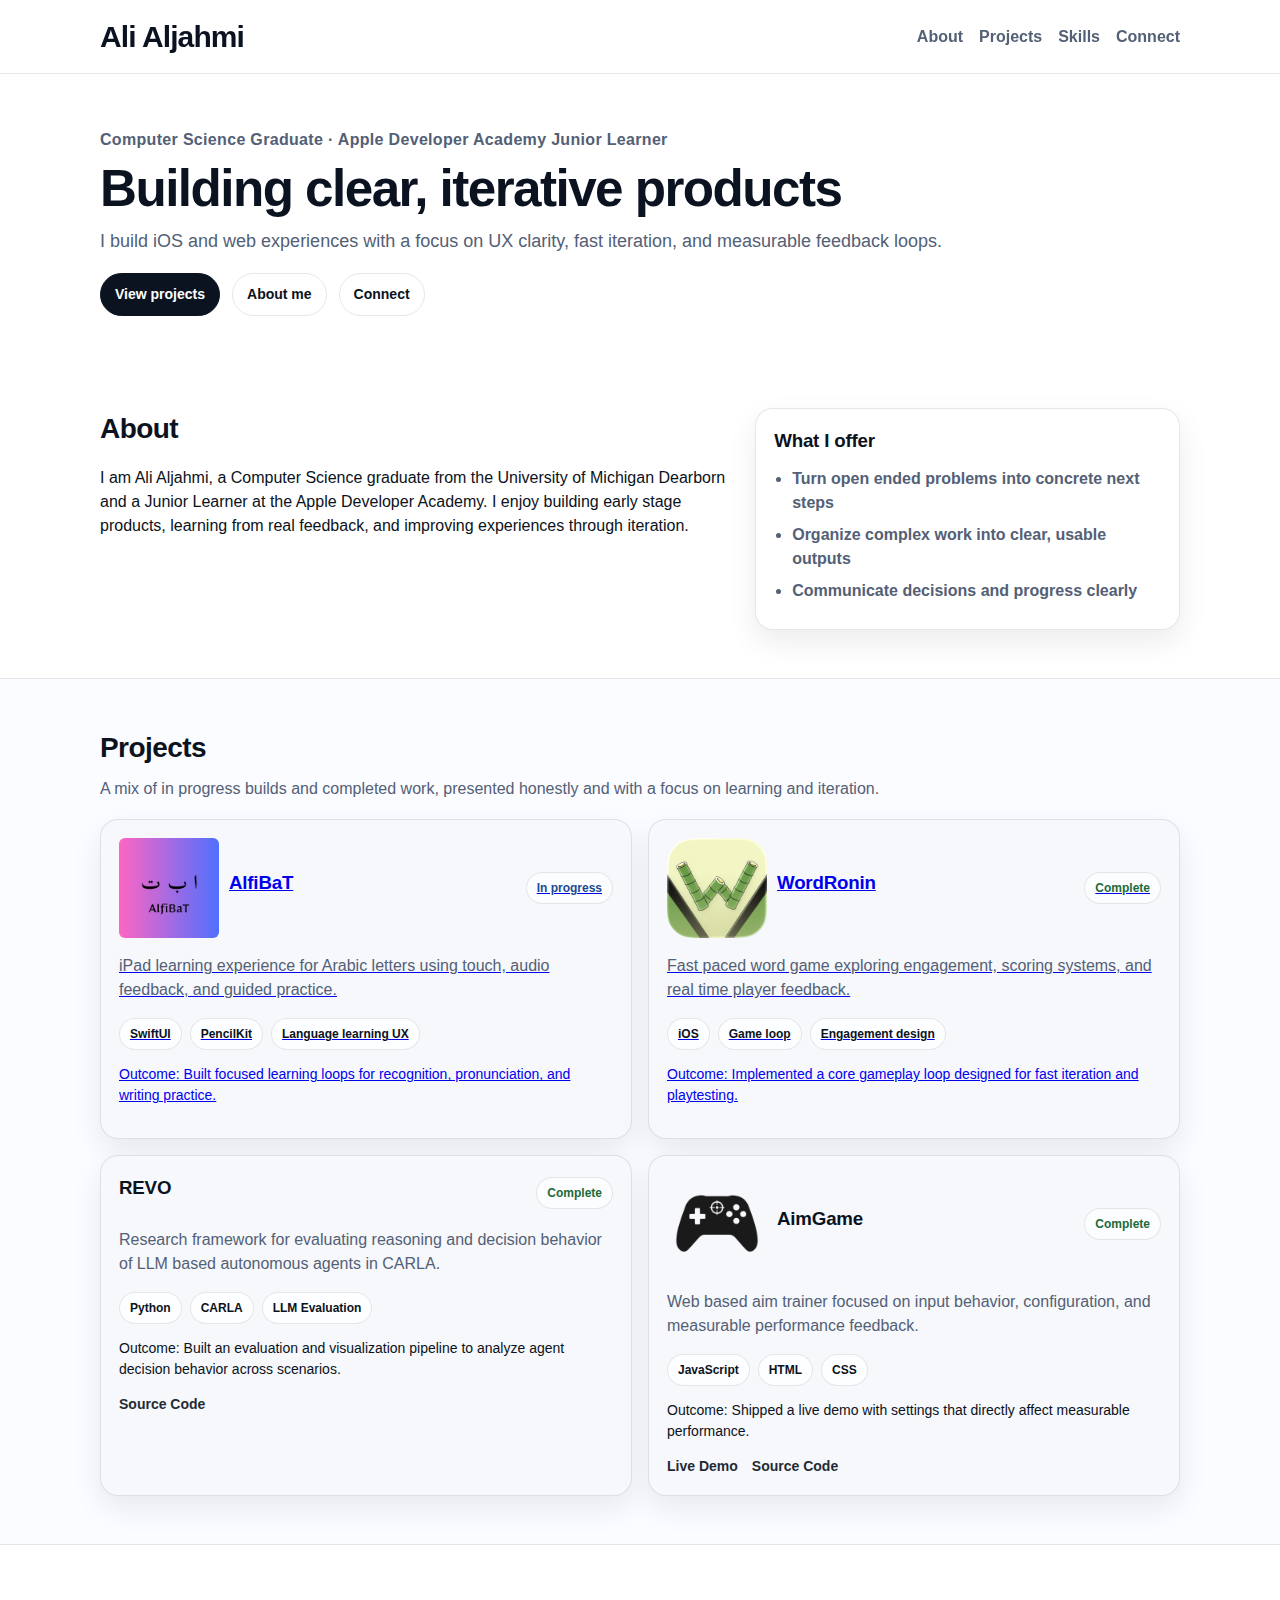
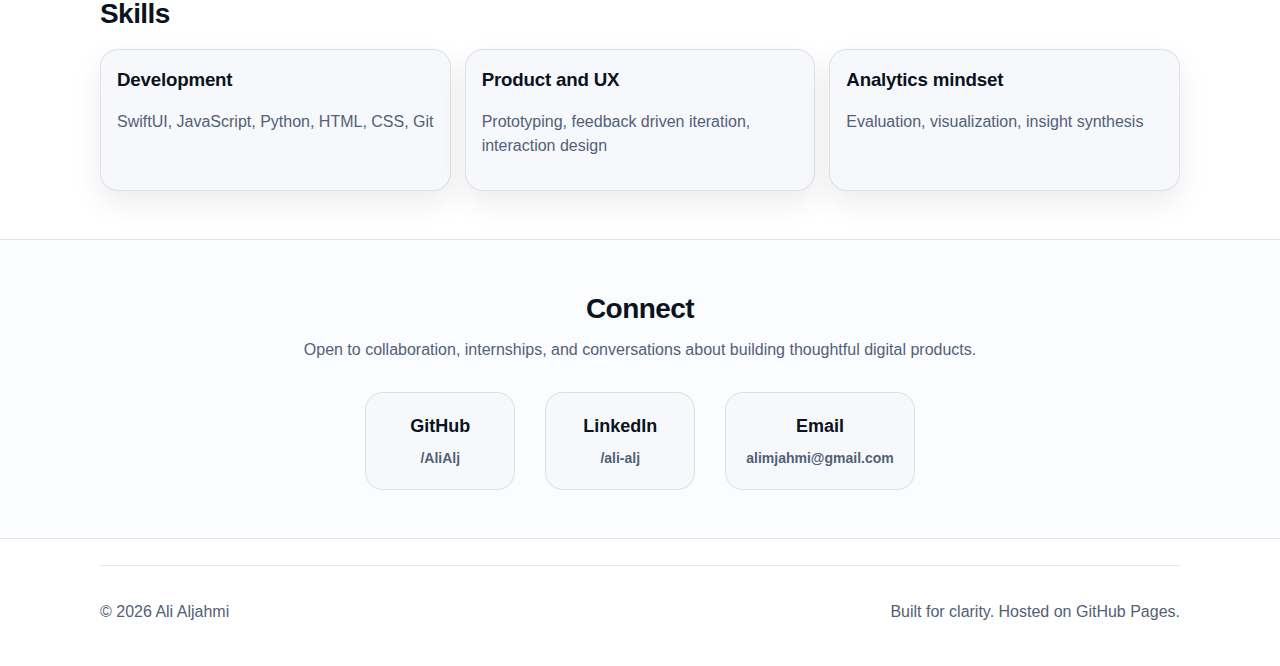
<file: index.html>
<!doctype html>
<html lang="en">
  <head>
    <meta charset="UTF-8" />
    <meta name="viewport" content="width=device-width, initial-scale=1.0" />
    <title>Ali Aljahmi | Portfolio</title>
    <meta
      name="description"
      content="Portfolio of Ali Aljahmi: AlfiBaT, WordRonin, REVO, AimGame."
    />
    <link rel="stylesheet" href="./styles.css?v=3" />
  </head>

  <body>
    <header class="site-header">
      <div class="container header-row">
        <a class="logo" href="#top" aria-label="Home">Ali Aljahmi</a>

        <nav class="nav" aria-label="Primary">
          <a href="#about">About</a>
          <a href="#projects">Projects</a>
          <a href="#skills">Skills</a>
          <a href="#connect">Connect</a>
        </nav>
      </div>
    </header>

    <main id="top">
      <section class="hero">
        <div class="container">
          <p class="eyebrow">
            Computer Science Graduate · Apple Developer Academy Junior Learner
          </p>

          <h1>Building clear, iterative products</h1>

          <p class="subhead">
            I build iOS and web experiences with a focus on UX clarity,
            fast iteration, and measurable feedback loops.
          </p>

          <div class="cta-row">
            <a class="btn primary" href="#projects">View projects</a>
            <a class="btn ghost" href="#about">About me</a>
            <a class="btn ghost" href="#connect">Connect</a>
          </div>
        </div>
      </section>

      <section id="about" class="section">
        <div class="container two-col">
          <div>
            <h2>About</h2>
            <p>
              I am Ali Aljahmi, a Computer Science graduate from the University
              of Michigan Dearborn and a Junior Learner at the Apple Developer Academy.
              I enjoy building early stage products, learning from real feedback,
              and improving experiences through iteration.
            </p>
          </div>

          <div class="about-card">
            <h3 class="about-title">What I offer</h3>
            <ul class="list">
              <li>Turn open ended problems into concrete next steps</li>
              <li>Organize complex work into clear, usable outputs</li>
              <li>Communicate decisions and progress clearly</li>
            </ul>
          </div>
        </div>
      </section>

      <section id="projects" class="section alt">
        <div class="container">
          <div class="section-head">
            <h2>Projects</h2>
            <p class="muted">
              A mix of in progress builds and completed work, presented honestly
              and with a focus on learning and iteration.
            </p>
          </div>

          <div class="grid">
            <a href="./alfibat.html" class="card-link">
              <article class="card">
                <div class="card-top project-title">
                  <div class="project-name">
                    <img
                      src="./assets/alfibat-logo.png"
                      alt="AlfiBaT app logo"
                      class="project-logo"
                    />
                    <h3>AlfiBaT</h3>
                  </div>
                  <span class="badge inprogress">In progress</span>
                </div>

                <p class="muted">
                  iPad learning experience for Arabic letters using touch,
                  audio feedback, and guided practice.
                </p>

                <div class="meta">
                  <span class="pill">SwiftUI</span>
                  <span class="pill">PencilKit</span>
                  <span class="pill">Language learning UX</span>
                </div>

                <p class="small">
                  Outcome: Built focused learning loops for recognition,
                  pronunciation, and writing practice.
                </p>
              </article>
            </a>

            <a href="./wordronin.html" class="card-link">
              <article class="card">
                <div class="card-top project-title">
                  <div class="project-name">
                    <img
                      src="./assets/wordronin-logo.png"
                      alt="WordRonin app logo"
                      class="project-logo"
                    />
                    <h3>WordRonin</h3>
                  </div>
                  <span class="badge complete">Complete</span>
                </div>

                <p class="muted">
                  Fast paced word game exploring engagement, scoring systems,
                  and real time player feedback.
                </p>

                <div class="meta">
                  <span class="pill">iOS</span>
                  <span class="pill">Game loop</span>
                  <span class="pill">Engagement design</span>
                </div>

                <p class="small">
                  Outcome: Implemented a core gameplay loop designed for fast
                  iteration and playtesting.
                </p>
              </article>
            </a>

            <article class="card">
              <div class="card-top">
                <h3>REVO</h3>
                <span class="badge complete">Complete</span>
              </div>

              <p class="muted">
                Research framework for evaluating reasoning and decision
                behavior of LLM based autonomous agents in CARLA.
              </p>

              <div class="meta">
                <span class="pill">Python</span>
                <span class="pill">CARLA</span>
                <span class="pill">LLM Evaluation</span>
              </div>

              <p class="small">
                Outcome: Built an evaluation and visualization pipeline to
                analyze agent decision behavior across scenarios.
              </p>

              <div class="links">
                <a
                  href="https://github.com/AliAtUmich/REVO-LLM-Autonomous-Driving"
                  target="_blank"
                  rel="noreferrer"
                >Source Code</a>
              </div>
            </article>

            <article
              class="card card-clickable"
              role="link"
              tabindex="0"
              data-href="https://aliatumich.github.io/AimGame/"
              aria-label="Open AimGame live demo"
            >
              <div class="card-top project-title">
                <div class="project-name">
                  <img
                    src="./assets/aimgame-logo.png"
                    alt="AimGame logo"
                    class="project-logo logo-wide"
                  />
                  <h3>AimGame</h3>
                </div>
                <span class="badge complete">Complete</span>
              </div>

              <p class="muted">
                Web based aim trainer focused on input behavior, configuration,
                and measurable performance feedback.
              </p>

              <div class="meta">
                <span class="pill">JavaScript</span>
                <span class="pill">HTML</span>
                <span class="pill">CSS</span>
              </div>

              <p class="small">
                Outcome: Shipped a live demo with settings that directly affect measurable performance.
              </p>

              <div class="links">
                <a
                  href="https://aliatumich.github.io/AimGame/"
                  target="_blank"
                  rel="noreferrer"
                  class="card-link-inline"
                  aria-label="Open AimGame live demo"
                >Live Demo</a>

                <a
                  href="https://github.com/AliAtUmich/AimGame"
                  target="_blank"
                  rel="noreferrer"
                  class="card-link-inline"
                  aria-label="Open AimGame source code on GitHub"
                >Source Code</a>
              </div>
            </article>
          </div>
        </div>
      </section>

      <section id="skills" class="section">
        <div class="container">
          <h2>Skills</h2>
          <div class="skills">
            <div class="skill-group">
              <h3>Development</h3>
              <p class="muted">SwiftUI, JavaScript, Python, HTML, CSS, Git</p>
            </div>

            <div class="skill-group">
              <h3>Product and UX</h3>
              <p class="muted">
                Prototyping, feedback driven iteration, interaction design
              </p>
            </div>

            <div class="skill-group">
              <h3>Analytics mindset</h3>
              <p class="muted">
                Evaluation, visualization, insight synthesis
              </p>
            </div>
          </div>
        </div>
      </section>

      <section id="connect" class="section alt">
        <div class="container">
          <div class="section-head">
            <h2>Connect</h2>
            <p class="muted">
              Open to collaboration, internships, and conversations about
              building thoughtful digital products.
            </p>
          </div>

          <div class="connect-links">
            <a
              href="https://github.com/AliAlj"
              target="_blank"
              rel="noreferrer"
              class="connect-link"
            >
              <div class="connect-icon">GitHub</div>
              <div class="connect-text">/AliAlj</div>
            </a>

            <a
              href="https://www.linkedin.com/in/ali-alj/"
              target="_blank"
              rel="noreferrer"
              class="connect-link"
            >
              <div class="connect-icon">LinkedIn</div>
              <div class="connect-text">/ali-alj</div>
            </a>

            <a href="mailto:alimjahmi@gmail.com" class="connect-link">
              <div class="connect-icon">Email</div>
              <div class="connect-text">alimjahmi@gmail.com</div>
            </a>
          </div>
        </div>
      </section>
    </main>

    <footer class="footer">
      <div class="container footer-row">
        <p class="muted">© <span id="year"></span> Ali Aljahmi</p>
        <p class="muted">Built for clarity. Hosted on GitHub Pages.</p>
      </div>
    </footer>

    <script src="script.js"></script>
  </body>
</html>
</file>
<file: styles.css>
:root {
  --bg: #ffffff;
  --text: #0b1220;
  --muted: #536076;
  --card: #f6f8fc;
  --border: rgba(11, 18, 32, 0.10);
  --shadow: 0 12px 30px rgba(11, 18, 32, 0.08);
  --radius: 18px;
}

* { box-sizing: border-box; }
html { scroll-behavior: smooth; }

body {
  margin: 0;
  font-family: -apple-system, BlinkMacSystemFont, 'Segoe UI', Roboto, 'Helvetica Neue', Arial, sans-serif;
  background: var(--bg);
  color: var(--text);
  line-height: 1.5;
}

.container {
  width: min(1080px, calc(100% - 40px));
  margin: 0 auto;
}

.site-header {
  position: sticky;
  top: 0;
  background: rgba(255, 255, 255, 0.8);
  backdrop-filter: blur(10px);
  border-bottom: 1px solid var(--border);
  z-index: 10;
}

.header-row {
  display: flex;
  align-items: center;
  justify-content: space-between;
  padding: 14px 0;
}

.logo {
  font-size: 30px;
  font-weight: 900;
  letter-spacing: -0.03em;
  color: var(--text);
  text-decoration: none;
}


.nav {
  display: flex;
  gap: 16px;
  align-items: center;
}

.nav a {
  text-decoration: none;
  color: var(--muted);
  font-weight: 600;
}

.nav a:hover { color: var(--text); }
.nav .btn { margin: 0; }

.hero {
  padding: 54px 0 30px;
}

.hero-grid {
  display: grid;
  grid-template-columns: 1.4fr 0.9fr;
  gap: 22px;
  align-items: start;
}

.eyebrow {
  margin: 0 0 10px;
  color: var(--muted);
  font-weight: 650;
  letter-spacing: 0.02em;
}

h1 {
  margin: 0 0 12px;
  font-size: clamp(34px, 4vw, 52px);
  line-height: 1.06;
  letter-spacing: -0.03em;
}

.subhead {
  margin: 0 0 18px;
  color: var(--muted);
  font-size: 18px;
}

.cta-row {
  display: flex;
  gap: 12px;
  align-items: center;
  margin: 18px 0 14px;
  flex-wrap: wrap;
}

.btn {
  display: inline-flex;
  align-items: center;
  justify-content: center;
  padding: 10px 14px;
  border-radius: 999px;
  border: 1px solid var(--border);
  text-decoration: none;
  font-weight: 700;
  color: var(--text);
  background: transparent;
  cursor: pointer;
  font-size: 14px;
  transition: all 0.2s ease;
}

.btn.primary {
  background: var(--text);
  color: white;
  border-color: var(--text);
}

.btn.ghost:hover { background: rgba(11, 18, 32, 0.04); }
.btn.primary:hover { 
  filter: brightness(0.95); 
  transform: translateY(-1px);
}

.quick-links {
  display: flex;
  gap: 10px;
  align-items: center;
  color: var(--muted);
  flex-wrap: wrap;
  margin-top: 20px;
}

.quick-links a {
  color: var(--muted);
  text-decoration: none;
  font-weight: 650;
}

.quick-links a:hover { color: var(--text); }
.dot { opacity: 0.7; }

.hero-card {
  background: var(--card);
  border: 1px solid var(--border);
  border-radius: var(--radius);
  box-shadow: var(--shadow);
  padding: 18px;
}

.stat {
  display: flex;
  align-items: baseline;
  justify-content: space-between;
  padding: 10px 0;
  border-bottom: 1px solid var(--border);
}

.stat:last-of-type { border-bottom: none; }

.stat-num {
  font-size: 28px;
  font-weight: 850;
  letter-spacing: -0.02em;
}

.stat-label {
  color: var(--muted);
  font-weight: 650;
}

.callout {
  margin-top: 14px;
  padding: 14px;
  border-radius: 14px;
  background: rgba(255, 255, 255, 0.7);
  border: 1px solid var(--border);
}

.callout-title {
  margin: 0 0 6px;
  font-weight: 800;
  font-size: 14px;
}

.callout-text {
  margin: 0;
  color: var(--muted);
  font-size: 14px;
}

.section {
  padding: 48px 0;
}

.section.alt {
  background: #fbfcff;
  border-top: 1px solid var(--border);
  border-bottom: 1px solid var(--border);
}

.section-head h2 { margin: 0; }
.section-head p { margin: 8px 0 0; }

h2 {
  margin: 0 0 14px;
  font-size: 28px;
  letter-spacing: -0.02em;
}

h3 {
  margin: 0 0 10px;
  letter-spacing: -0.01em;
}

.muted { color: var(--muted); }
.small { font-size: 14px; }

.grid {
  margin-top: 18px;
  display: grid;
  grid-template-columns: repeat(2, minmax(0, 1fr));
  gap: 16px;
}

.card {
  background: var(--card);
  border: 1px solid var(--border);
  border-radius: var(--radius);
  padding: 18px;
  box-shadow: var(--shadow);
  transition: transform 120ms ease, box-shadow 120ms ease;
}

.card:hover {
  transform: translateY(-2px);
  box-shadow: 0 18px 40px rgba(11, 18, 32, 0.10);
}

.card-top {
  display: flex;
  align-items: center;
  justify-content: space-between;
  gap: 10px;
  margin-bottom: 12px;
}

.project-title {
  display: flex;
  align-items: center;
  justify-content: space-between;
  gap: 12px;
}

.project-name {
  display: flex;
  align-items: center;
  gap: 10px;
}

.project-logo {
  width: 100px;
  height: 100px;
  object-fit: contain;
  border-radius: 6px;
}


.badge {
  font-size: 12px;
  font-weight: 800;
  padding: 6px 10px;
  border-radius: 999px;
  border: 1px solid var(--border);
  background: rgba(255, 255, 255, 0.7);
  white-space: nowrap;
}

.badge.inprogress { color: #1a4b91; }
.badge.complete { color: #1e6a3a; }

.meta {
  display: flex;
  flex-wrap: wrap;
  gap: 8px;
  margin: 12px 0;
}

.pill {
  font-size: 12px;
  font-weight: 800;
  color: var(--text);
  background: rgba(255, 255, 255, 0.8);
  border: 1px solid var(--border);
  padding: 6px 10px;
  border-radius: 999px;
}

.links {
  display: flex;
  gap: 14px;
  margin-top: 14px;
  flex-wrap: wrap;
}

.links a {
  color: var(--text);
  text-decoration: none;
  font-weight: 750;
  opacity: 0.9;
  font-size: 14px;
}

.links a:hover { opacity: 1; }
.links a[aria-disabled="true"] { opacity: 0.5; cursor: not-allowed; }

.two-col {
  display: grid;
  grid-template-columns: 1.2fr 0.8fr;
  gap: 18px;
  align-items: start;
}

.about-card {
  background: white;
  border: 1px solid var(--border);
  border-radius: var(--radius);
  padding: 18px;
  box-shadow: var(--shadow);
}

.about-title { margin-top: 0; }

.list {
  margin: 12px 0 0;
  padding-left: 18px;
  color: var(--muted);
  font-weight: 600;
}

.list li { margin-bottom: 8px; }

.skills {
  display: grid;
  grid-template-columns: repeat(3, minmax(0, 1fr));
  gap: 14px;
  margin-top: 14px;
}

.skill-group {
  background: var(--card);
  border: 1px solid var(--border);
  border-radius: var(--radius);
  padding: 16px;
  box-shadow: var(--shadow);
}

.contact {
  display: grid;
  grid-template-columns: 1fr 1fr;
  gap: 18px;
  align-items: start;
}

.contact-card {
  background: white;
  border: 1px solid var(--border);
  border-radius: var(--radius);
  padding: 18px;
  box-shadow: var(--shadow);
}

label { 
  display: grid; 
  gap: 8px; 
  margin-bottom: 12px;
  font-weight: 600;
  font-size: 14px;
}

input, textarea {
  width: 100%;
  padding: 10px 12px;
  border-radius: 12px;
  border: 1px solid var(--border);
  font: inherit;
  outline: none;
  background: var(--card);
}

input:focus, textarea:focus {
  border-color: rgba(11, 18, 32, 0.30);
}

.footer {
  padding: 26px 0;
}

.footer-row {
  display: flex;
  justify-content: space-between;
  gap: 12px;
  flex-wrap: wrap;
  border-top: 1px solid var(--border);
  padding-top: 18px;
}

/* Connect Section Styles */
#connect {
  text-align: center;
}

.connect-links {
  display: flex;
  justify-content: center;
  gap: 30px;
  margin-top: 30px;
  flex-wrap: wrap;
}

.connect-link {
  display: flex;
  flex-direction: column;
  align-items: center;
  text-decoration: none;
  color: var(--text);
  padding: 20px;
  border-radius: var(--radius);
  border: 1px solid var(--border);
  background: var(--card);
  min-width: 150px;
  transition: transform 120ms ease, box-shadow 120ms ease;
}

.connect-link:hover {
  transform: translateY(-2px);
  box-shadow: var(--shadow);
  color: var(--text);
}

.connect-icon {
  font-weight: 800;
  font-size: 18px;
  margin-bottom: 8px;
}

.connect-text {
  color: var(--muted);
  font-size: 14px;
  font-weight: 600;
}

@media (max-width: 880px) {
  .hero-grid { grid-template-columns: 1fr; }
  .two-col { grid-template-columns: 1fr; }
  .contact { grid-template-columns: 1fr; }
  .grid { grid-template-columns: 1fr; }
  .skills { grid-template-columns: 1fr; }
  .nav { 
    gap: 12px; 
    flex-wrap: wrap;
    justify-content: flex-end;
  }
  .header-row {
    flex-direction: column;
    align-items: flex-start;
    gap: 12px;
  }
  .nav { width: 100%; justify-content: flex-start; }
}
</file>
